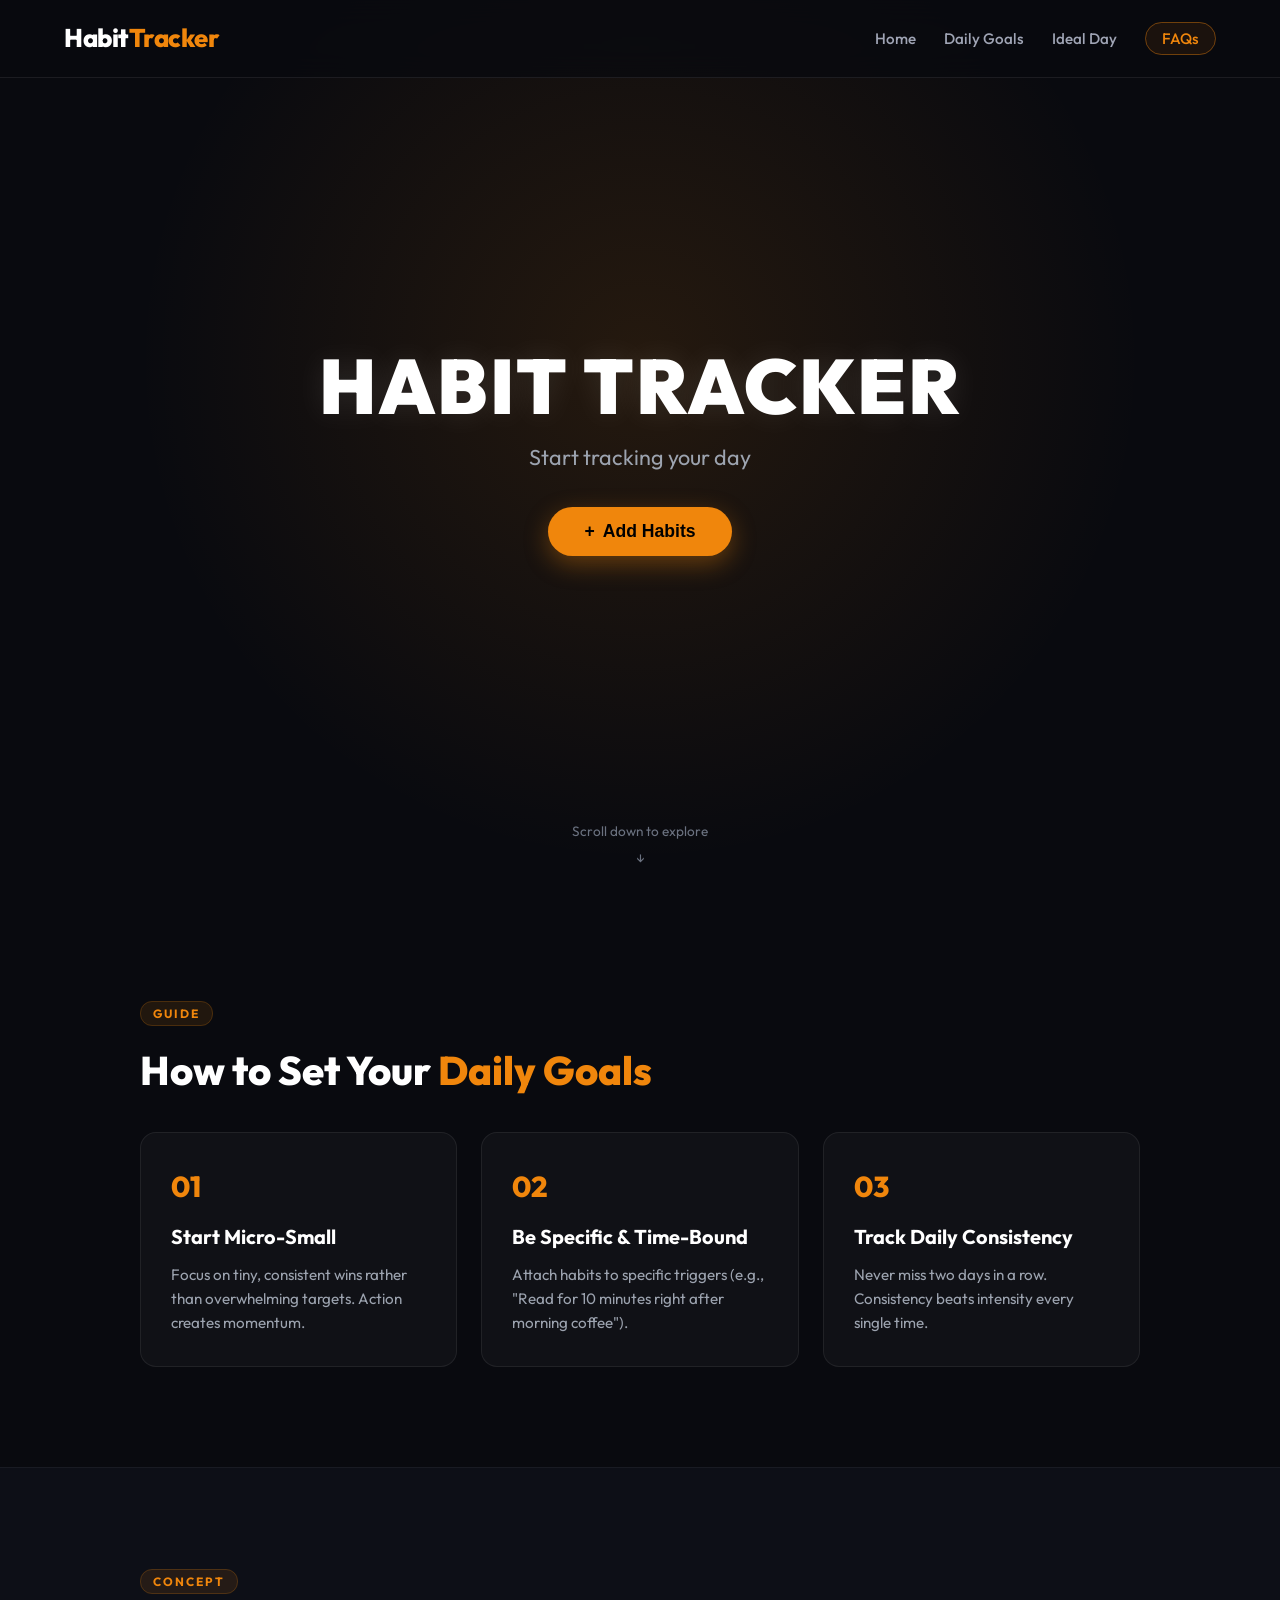
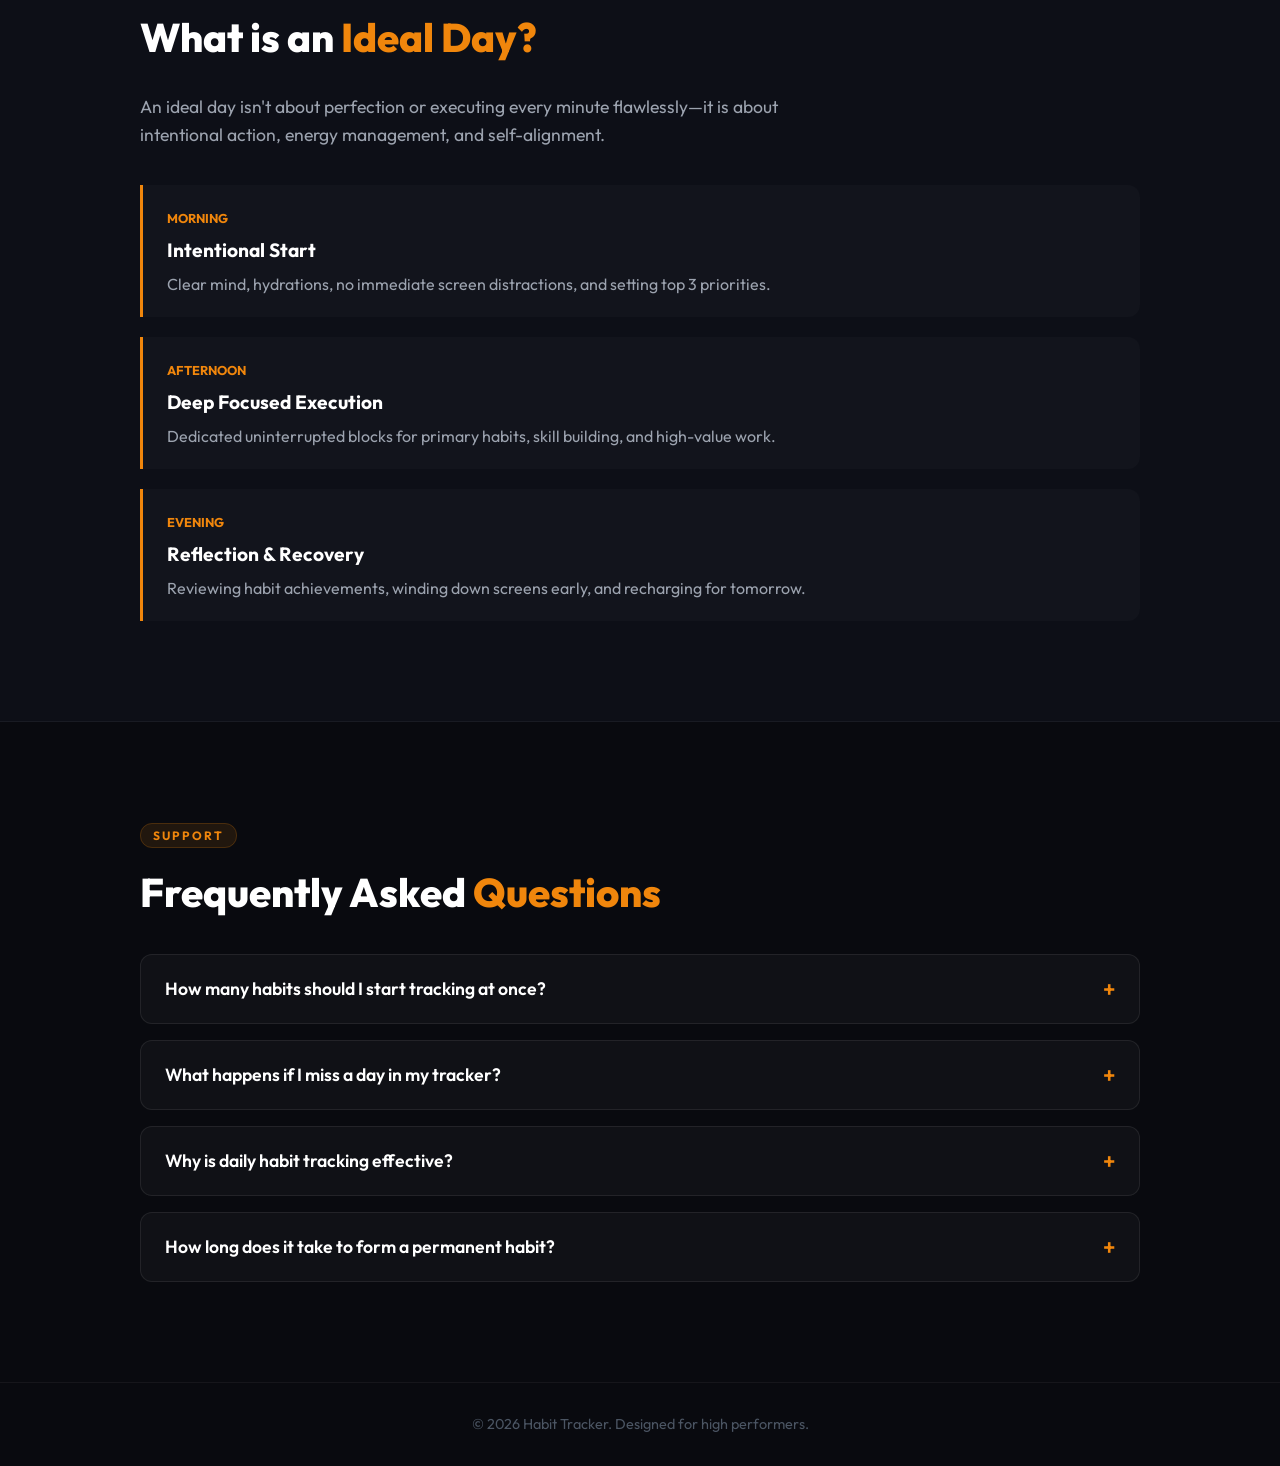
<file: index.html>
<!DOCTYPE html>
<html lang="en">
<head>
    <meta charset="UTF-8">
    <meta name="viewport" content="width=device-width, initial-scale=1.0">
    <title>Habit Tracker</title>
    <link rel="stylesheet" href="style.css">
    <!-- Google Fonts for modern block typography -->
    <link rel="preconnect" href="https://fonts.googleapis.com">
    <link rel="preconnect" href="https://fonts.gstatic.com" crossorigin>
    <link href="https://fonts.googleapis.com/css2?family=Outfit:wght@400;600;700;800;900&display=swap" rel="stylesheet">
</head>
<body>

    <!-- 1. Header (Navbar) -->
    <header>
        <nav class="navbar">
            <div class="logo">
                <span class="white_text">Habit</span><span class="orange_text">Tracker</span>
            </div>
            <ul class="nav-links">
                <li><a href="#hero">Home</a></li>
                <li><a href="#goals">Daily Goals</a></li>
                <li><a href="#ideal-day">Ideal Day</a></li>
                <li><a href="#faqs" class="nav-btn">FAQs</a></li>
            </ul>
        </nav>
    </header>

    <!-- 2, 3 & 4. Initial Screen View (Hero Section - 100vh full screen) -->
    <section id="hero" class="hero-section">
        <div class="hero-content">
            <h1 class="hero-title">HABIT TRACKER</h1>
            <p class="hero-subtitle">Start tracking your day</p>
            <!-- Inside index.html hero section -->
            <button id="addHabitBtn" class="primary-btn" onclick="window.location.href='home.html'">
                <span>+</span> Add Habits
            </button>
        </div>
        <div class="scroll-indicator">
            <span>Scroll down to explore</span>
            <div class="arrow">↓</div>
        </div>
    </section>

    <!-- 5. Content Visible Upon Scrolling -->
    <main>
        <!-- How to Set Your Daily Goals -->
        <section id="goals" class="content-section">
            <div class="container">
                <span class="badge">Guide</span>
                <h2 class="section-title">How to Set Your <span class="orange_text">Daily Goals</span></h2>
                <div class="cards-grid">
                    <div class="card">
                        <div class="card-number">01</div>
                        <h3>Start Micro-Small</h3>
                        <p>Focus on tiny, consistent wins rather than overwhelming targets. Action creates momentum.</p>
                    </div>
                    <div class="card">
                        <div class="card-number">02</div>
                        <h3>Be Specific & Time-Bound</h3>
                        <p>Attach habits to specific triggers (e.g., "Read for 10 minutes right after morning coffee").</p>
                    </div>
                    <div class="card">
                        <div class="card-number">03</div>
                        <h3>Track Daily Consistency</h3>
                        <p>Never miss two days in a row. Consistency beats intensity every single time.</p>
                    </div>
                </div>
            </div>
        </section>

        <!-- What is an Ideal Day? -->
        <section id="ideal-day" class="content-section alt-bg">
            <div class="container">
                <span class="badge">Concept</span>
                <h2 class="section-title">What is an <span class="orange_text">Ideal Day?</span></h2>
                <p class="section-description">
                    An ideal day isn't about perfection or executing every minute flawlessly—it is about intentional action, energy management, and self-alignment.
                </p>
                <div class="ideal-day-box">
                    <div class="timeline-item">
                        <span class="time-tag">Morning</span>
                        <h4>Intentional Start</h4>
                        <p>Clear mind, hydrations, no immediate screen distractions, and setting top 3 priorities.</p>
                    </div>
                    <div class="timeline-item">
                        <span class="time-tag">Afternoon</span>
                        <h4>Deep Focused Execution</h4>
                        <p>Dedicated uninterrupted blocks for primary habits, skill building, and high-value work.</p>
                    </div>
                    <div class="timeline-item">
                        <span class="time-tag">Evening</span>
                        <h4>Reflection & Recovery</h4>
                        <p>Reviewing habit achievements, winding down screens early, and recharging for tomorrow.</p>
                    </div>
                </div>
            </div>
        </section>

        <!-- FAQs Section -->
        <section id="faqs" class="content-section">
            <div class="container">
                <span class="badge">Support</span>
                <h2 class="section-title">Frequently Asked <span class="orange_text">Questions</span></h2>
                <div class="faq-accordion">
                    <div class="faq-item">
                        <button class="faq-question">
                            <span>How many habits should I start tracking at once?</span>
                            <span class="faq-icon">+</span>
                        </button>
                        <div class="faq-answer">
                            <p>We recommend starting with 2 to 3 core habits. Once these become second nature after 3-4 weeks, you can gradually add more.</p>
                        </div>
                    </div>

                    <div class="faq-item">
                        <button class="faq-question">
                            <span>What happens if I miss a day in my tracker?</span>
                            <span class="faq-icon">+</span>
                        </button>
                        <div class="faq-answer">
                            <p>Don't panic! Missing one day has almost no impact on long-term habit building. The key rule is: <strong>never miss twice in a row</strong>.</p>
                        </div>
                    </div>

                    <div class="faq-item">
                        <button class="faq-question">
                            <span>Why is daily habit tracking effective?</span>
                            <span class="faq-icon">+</span>
                        </button>
                        <div class="faq-answer">
                            <p>Habit tracking provides visual proof of your hard work, holds you accountable, and triggers dopamine bursts that reinforce positive behavior loops.</p>
                        </div>
                    </div>

                    <div class="faq-item">
                        <button class="faq-question">
                            <span>How long does it take to form a permanent habit?</span>
                            <span class="faq-icon">+</span>
                        </button>
                        <div class="faq-answer">
                            <p>On average, it takes 21 to 66 days depending on the complexity of the habit and individual consistency.</p>
                        </div>
                    </div>
                </div>
            </div>
        </section>
    </main>

    <footer>
        <p>&copy; 2026 Habit Tracker. Designed for high performers.</p>
    </footer>

    <script src="script.js"></script>
</body>
</html>
</file>
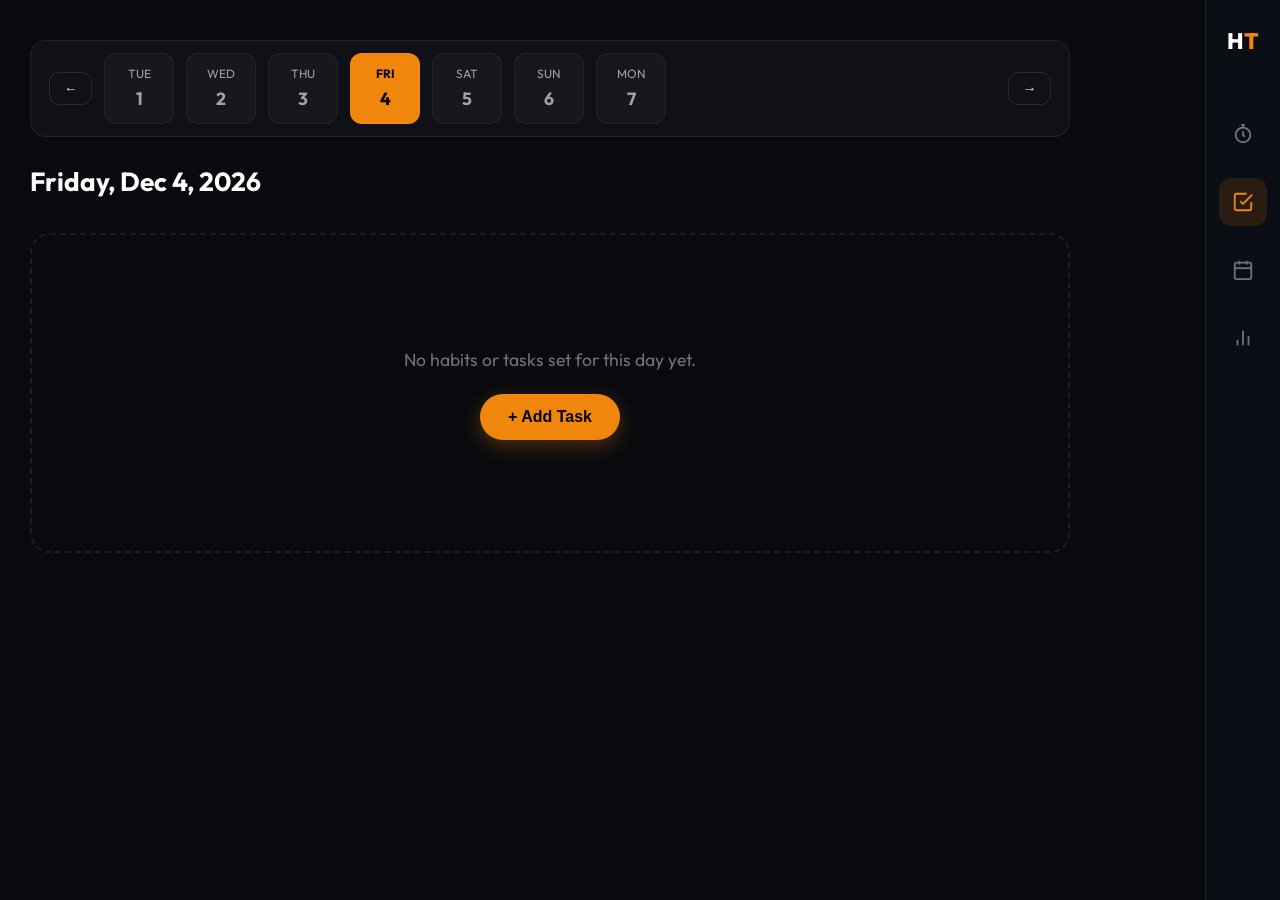
<file: home.html>
<!DOCTYPE html>
<html lang="en">
<head>
    <meta charset="UTF-8">
    <meta name="viewport" content="width=device-width, initial-scale=1.0">
    <title>Habit Tracker - Dashboard</title>
    <!-- Single CSS file -->
    <link rel="stylesheet" href="style.css">
    <link rel="preconnect" href="https://fonts.googleapis.com">
    <link rel="preconnect" href="https://fonts.gstatic.com" crossorigin>
    <link href="https://fonts.googleapis.com/css2?family=Outfit:wght@400;500;600;700;800&display=swap" rel="stylesheet">
</head>
<body>

    <div class="app-layout">
        
        <!-- MAIN CONTENT AREA -->
        <main class="main-content">
            
            <!-- VIEW 1: STOPWATCH -->
            <section id="view-stopwatch" class="view-section">
                <div class="view-header">
                    <h2>Stopwatch</h2>
                    <p>Track deep focus sessions & habit durations</p>
                </div>
                <div class="stopwatch-container">
                    <div class="timer-display" id="timerDisplay">00:00:00</div>
                    <div class="stopwatch-controls">
                        <button id="startStopBtn" class="action-btn start">Start</button>
                        <button id="resetTimerBtn" class="action-btn secondary">Reset</button>
                    </div>
                </div>
            </section>

            <!-- VIEW 2: DAILY TASKS (Default View) -->
            <section id="view-daily" class="view-section active">
                
                <!-- TOP HEADER: DATE SELECTOR -->
                <div class="date-header-wrapper">
                    <button class="date-nav-btn" id="prevDateBtn">&larr;</button>
                    <div class="date-strip" id="dateStrip">
                        <!-- Dates generated dynamically via JS -->
                    </div>
                    <button class="date-nav-btn" id="nextDateBtn">&rarr;</button>
                </div>

                <div class="current-date-title">
                    <h3 id="selectedDateText">Today</h3>
                </div>

                <!-- TASK CONTAINER -->
                <div id="tasksContainer" class="tasks-container">
                    <!-- Rendered by JS -->
                </div>
            </section>

            <!-- VIEW 3: MONTHLY CALENDAR -->
            <section id="view-calendar" class="view-section">
                <div class="calendar-header">
                    <button class="cal-nav-btn" id="prevMonthBtn">&lt;</button>
                    <h2 id="calendarMonthYear">Month Year</h2>
                    <button class="cal-nav-btn" id="nextMonthBtn">&gt;</button>
                </div>

                <div class="calendar-days-header">
                    <span>Sun</span><span>Mon</span><span>Tue</span><span>Wed</span><span>Thu</span><span>Fri</span><span>Sat</span>
                </div>

                <div class="calendar-grid" id="calendarGrid">
                    <!-- Generated via JS -->
                </div>
            </section>

            <!-- VIEW 4: YEARLY REPORT -->
            <section id="view-report" class="view-section">
                <div class="view-header">
                    <h2>Yearly Progress Report</h2>
                    <p>Overview of your habits and performance over time</p>
                </div>

                <div class="stats-grid">
                    <div class="stat-card">
                        <span class="stat-number" id="totalHabitsStat">0</span>
                        <span class="stat-label">Total Tasks Created</span>
                    </div>
                    <div class="stat-card">
                        <span class="stat-number" id="completedHabitsStat">0</span>
                        <span class="stat-label">Tasks Completed</span>
                    </div>
                    <div class="stat-card">
                        <span class="stat-number" id="completionRateStat">0%</span>
                        <span class="stat-label">Completion Rate</span>
                    </div>
                </div>

                <div class="report-chart-box">
                    <h3>Monthly Completion Summary</h3>
                    <div class="bar-chart" id="barChart">
                        <!-- Bars dynamically rendered -->
                    </div>
                </div>
            </section>

        </main>

        <!-- RIGHT SIDEBAR (4 ICON BUTTONS) -->
        <aside class="right-sidebar">
            <div class="brand-mini">
                <a href="index.html" title="Go to Home">
                    <span class="white_text">H</span><span class="orange_text">T</span>
                </a>
            </div>

            <nav class="sidebar-nav">
                <!-- 1. Stopwatch -->
                <button class="nav-icon-btn" data-view="view-stopwatch" title="Stopwatch">
                    <svg viewBox="0 0 24 24" width="22" height="22" fill="none" stroke="currentColor" stroke-width="2">
                        <circle cx="12" cy="13" r="8"></circle>
                        <path d="M12 9v4l2 2"></path>
                        <path d="M12 2v3M10 2h4"></path>
                    </svg>
                    <span class="tooltip">Stopwatch</span>
                </button>

                <!-- 2. Daily Tasks -->
                <button class="nav-icon-btn active" data-view="view-daily" title="Daily Tasks">
                    <svg viewBox="0 0 24 24" width="22" height="22" fill="none" stroke="currentColor" stroke-width="2">
                        <path d="M9 11l3 3L22 4"></path>
                        <path d="M21 12v7a2 2 0 0 1-2 2H5a2 2 0 0 1-2-2V5a2 2 0 0 1 2-2h11"></path>
                    </svg>
                    <span class="tooltip">Daily Tasks</span>
                </button>

                <!-- 3. Monthly Calendar -->
                <button class="nav-icon-btn" data-view="view-calendar" title="Monthly Calendar">
                    <svg viewBox="0 0 24 24" width="22" height="22" fill="none" stroke="currentColor" stroke-width="2">
                        <rect x="3" y="4" width="18" height="18" rx="2" ry="2"></rect>
                        <line x1="16" y1="2" x2="16" y2="6"></line>
                        <line x1="8" y1="2" x2="8" y2="6"></line>
                        <line x1="3" y1="10" x2="21" y2="10"></line>
                    </svg>
                    <span class="tooltip">Calendar</span>
                </button>

                <!-- 4. Yearly Report -->
                <button class="nav-icon-btn" data-view="view-report" title="Yearly Report">
                    <svg viewBox="0 0 24 24" width="22" height="22" fill="none" stroke="currentColor" stroke-width="2">
                        <line x1="18" y1="20" x2="18" y2="10"></line>
                        <line x1="12" y1="20" x2="12" y2="4"></line>
                        <line x1="6" y1="20" x2="6" y2="14"></line>
                    </svg>
                    <span class="tooltip">Yearly Report</span>
                </button>
            </nav>
        </aside>

    </div>

    <!-- MODAL FOR ADDING TASK -->
    <div class="modal-overlay" id="taskModal">
        <div class="modal-content">
            <h3>Add New Task</h3>
            <input type="text" id="taskInput" placeholder="Enter task title..." autofocus />
            <div class="modal-actions">
                <button class="action-btn secondary" id="cancelTaskBtn">Cancel</button>
                <button class="action-btn primary" id="saveTaskBtn">Save Task</button>
            </div>
        </div>
    </div>

    <!-- Single JS file -->
    <script src="script.js"></script>
</body>
</html>
</file>
<file: style.css>
/* ==========================================================================
   1. GLOBAL RESET & BASE STYLES
   ========================================================================== */
* {
    padding: 0;
    margin: 0;
    box-sizing: border-box;
}

html {
    scroll-behavior: smooth;
    font-family: 'Outfit', sans-serif;
}

body {
    background-color: #090a0f;
    color: #ffffff;
    line-height: 1.6;
    overflow-x: hidden;
    min-height: 100vh;
}

.white_text { color: #ffffff; }
.orange_text { color: #f0860c; }

/* ==========================================================================
   2. LANDING PAGE STYLES (index.html)
   ========================================================================== */

/* Navbar Header */
header {
    position: fixed;
    top: 0;
    left: 0;
    width: 100%;
    z-index: 1000;
    background: rgba(9, 10, 15, 0.75);
    backdrop-filter: blur(14px);
    border-bottom: 1px solid rgba(255, 255, 255, 0.08);
}

.navbar {
    display: flex;
    justify-content: space-between;
    align-items: center;
    max-width: 1200px;
    margin: 0 auto;
    padding: 18px 24px;
}

.logo {
    font-size: 1.6rem;
    font-weight: 800;
    letter-spacing: -0.5px;
}

.nav-links {
    display: flex;
    list-style: none;
    gap: 28px;
    align-items: center;
}

.nav-links a {
    color: #a0a5b5;
    text-decoration: none;
    font-size: 0.95rem;
    font-weight: 500;
    transition: color 0.3s ease;
}

.nav-links a:hover {
    color: #ffffff;
}

.nav-links .nav-btn {
    color: #f0860c;
    border: 1px solid rgba(240, 134, 12, 0.4);
    padding: 6px 16px;
    border-radius: 20px;
    background: rgba(240, 134, 12, 0.08);
}

.nav-links .nav-btn:hover {
    background: #f0860c;
    color: #000000;
}

/* Hero Section */
.hero-section {
    height: 100vh;
    display: flex;
    flex-direction: column;
    justify-content: center;
    align-items: center;
    text-align: center;
    padding: 0 20px;
    position: relative;
    background: radial-gradient(circle at 50% 40%, rgba(240, 134, 12, 0.12) 0%, transparent 60%);
}

.hero-title {
    font-size: 4.8rem;
    font-weight: 900;
    letter-spacing: 2px;
    text-transform: uppercase;
    color: #ffffff;
    line-height: 1.1;
    margin-bottom: 12px;
    text-shadow: 0 0 30px rgba(255, 255, 255, 0.1);
}

.hero-subtitle {
    font-size: 1.35rem;
    color: #9ca3af;
    margin-bottom: 32px;
    font-weight: 400;
}

.primary-btn {
    background: #f0860c;
    color: #000000;
    font-size: 1.1rem;
    font-weight: 700;
    border: none;
    padding: 14px 36px;
    border-radius: 30px;
    cursor: pointer;
    transition: all 0.3s cubic-bezier(0.175, 0.885, 0.32, 1.275);
    box-shadow: 0 8px 25px rgba(240, 134, 12, 0.35);
    display: inline-flex;
    align-items: center;
    gap: 8px;
}

.primary-btn:hover {
    transform: translateY(-3px) scale(1.03);
    box-shadow: 0 12px 30px rgba(240, 134, 12, 0.5);
    background: #ff911a;
}

.scroll-indicator {
    position: absolute;
    bottom: 30px;
    display: flex;
    flex-direction: column;
    align-items: center;
    font-size: 0.85rem;
    color: #6b7280;
    gap: 6px;
}

.scroll-indicator .arrow {
    animation: bounce 2s infinite;
}

@keyframes bounce {
    0%, 20%, 50%, 80%, 100% { transform: translateY(0); }
    40% { transform: translateY(-8px); }
    60% { transform: translateY(-4px); }
}

/* Scroll Content Sections */
.content-section {
    padding: 100px 20px;
}

.alt-bg {
    background-color: #0d0f17;
    border-top: 1px solid rgba(255, 255, 255, 0.05);
    border-bottom: 1px solid rgba(255, 255, 255, 0.05);
}

.container {
    max-width: 1000px;
    margin: 0 auto;
}

.badge {
    text-transform: uppercase;
    font-size: 0.75rem;
    letter-spacing: 2px;
    color: #f0860c;
    font-weight: 700;
    background: rgba(240, 134, 12, 0.1);
    padding: 4px 12px;
    border-radius: 12px;
    border: 1px solid rgba(240, 134, 12, 0.2);
}

.section-title {
    font-size: 2.5rem;
    font-weight: 800;
    margin: 12px 0 24px;
}

.section-description {
    color: #9ca3af;
    font-size: 1.1rem;
    margin-bottom: 36px;
    max-width: 700px;
}

.cards-grid {
    display: grid;
    grid-template-columns: repeat(auto-fit, minmax(280px, 1fr));
    gap: 24px;
    margin-top: 30px;
}

.card {
    background: rgba(255, 255, 255, 0.03);
    border: 1px solid rgba(255, 255, 255, 0.07);
    padding: 30px;
    border-radius: 16px;
    transition: transform 0.3s ease, border-color 0.3s ease;
}

.card:hover {
    transform: translateY(-5px);
    border-color: rgba(240, 134, 12, 0.4);
}

.card-number {
    font-size: 1.8rem;
    font-weight: 800;
    color: #f0860c;
    margin-bottom: 12px;
}

.card h3 {
    font-size: 1.25rem;
    margin-bottom: 10px;
}

.card p {
    color: #9ca3af;
    font-size: 0.95rem;
}

.ideal-day-box {
    display: flex;
    flex-direction: column;
    gap: 20px;
}

.timeline-item {
    background: rgba(255, 255, 255, 0.02);
    border-left: 3px solid #f0860c;
    padding: 20px 24px;
    border-radius: 0 12px 12px 0;
}

.time-tag {
    font-size: 0.8rem;
    color: #f0860c;
    font-weight: 700;
    text-transform: uppercase;
}

.timeline-item h4 {
    font-size: 1.2rem;
    margin: 4px 0 6px;
}

.timeline-item p {
    color: #9ca3af;
}

/* FAQs Accordion */
.faq-accordion {
    display: flex;
    flex-direction: column;
    gap: 16px;
    margin-top: 30px;
}

.faq-item {
    background: rgba(255, 255, 255, 0.03);
    border: 1px solid rgba(255, 255, 255, 0.08);
    border-radius: 12px;
    overflow: hidden;
}

.faq-question {
    width: 100%;
    text-align: left;
    background: none;
    border: none;
    color: #ffffff;
    padding: 20px 24px;
    font-size: 1.1rem;
    font-weight: 600;
    display: flex;
    justify-content: space-between;
    align-items: center;
    cursor: pointer;
    font-family: inherit;
}

.faq-icon {
    font-size: 1.4rem;
    color: #f0860c;
    transition: transform 0.3s ease;
}

.faq-answer {
    max-height: 0;
    overflow: hidden;
    transition: max-height 0.3s ease, padding 0.3s ease;
    padding: 0 24px;
    color: #9ca3af;
}

.faq-item.active .faq-answer {
    max-height: 200px;
    padding: 0 24px 20px;
}

.faq-item.active .faq-icon {
    transform: rotate(45deg);
}

footer {
    text-align: center;
    padding: 30px;
    color: #4b5563;
    font-size: 0.9rem;
    border-top: 1px solid rgba(255, 255, 255, 0.05);
}

/* ==========================================================================
   3. DASHBOARD PAGE STYLES (home.html)
   ========================================================================== */

.app-layout {
    display: flex;
    min-height: 100vh;
    position: relative;
}

.main-content {
    flex: 1;
    padding: 40px 30px;
    margin-right: 75px;
    max-width: 1100px;
}

.right-sidebar {
    position: fixed;
    right: 0;
    top: 0;
    height: 100vh;
    width: 75px;
    background: rgba(13, 15, 23, 0.95);
    border-left: 1px solid rgba(255, 255, 255, 0.08);
    backdrop-filter: blur(10px);
    display: flex;
    flex-direction: column;
    align-items: center;
    padding: 24px 0;
    z-index: 100;
}

.brand-mini a {
    text-decoration: none;
    font-weight: 800;
    font-size: 1.4rem;
}

.sidebar-nav {
    display: flex;
    flex-direction: column;
    gap: 20px;
    margin-top: 50px;
}

.nav-icon-btn {
    position: relative;
    background: transparent;
    border: none;
    color: #71717a;
    width: 48px;
    height: 48px;
    border-radius: 12px;
    display: flex;
    align-items: center;
    justify-content: center;
    cursor: pointer;
    transition: all 0.3s ease;
}

.nav-icon-btn:hover, .nav-icon-btn.active {
    color: #f0860c;
    background: rgba(240, 134, 12, 0.12);
}

.nav-icon-btn .tooltip {
    position: absolute;
    right: 60px;
    background: #18181b;
    color: #ffffff;
    padding: 6px 12px;
    border-radius: 6px;
    font-size: 0.8rem;
    white-space: nowrap;
    opacity: 0;
    pointer-events: none;
    transition: opacity 0.2s ease;
    border: 1px solid rgba(255, 255, 255, 0.1);
}

.nav-icon-btn:hover .tooltip {
    opacity: 1;
}

.view-section {
    display: none;
    animation: fadeIn 0.3s ease;
}

.view-section.active {
    display: block;
}

@keyframes fadeIn {
    from { opacity: 0; transform: translateY(8px); }
    to { opacity: 1; transform: translateY(0); }
}

.date-header-wrapper {
    display: flex;
    align-items: center;
    gap: 12px;
    background: rgba(255, 255, 255, 0.03);
    padding: 12px 18px;
    border-radius: 16px;
    border: 1px solid rgba(255, 255, 255, 0.07);
    margin-bottom: 24px;
}

.date-strip {
    display: flex;
    gap: 12px;
    overflow-x: auto;
    flex: 1;
    scrollbar-width: none;
}

.date-strip::-webkit-scrollbar { display: none; }

.date-pill {
    padding: 10px 16px;
    border-radius: 12px;
    background: rgba(255, 255, 255, 0.03);
    border: 1px solid rgba(255, 255, 255, 0.05);
    color: #a1a1aa;
    cursor: pointer;
    text-align: center;
    min-width: 70px;
    transition: all 0.2s ease;
}

.date-pill .day-name { font-size: 0.75rem; text-transform: uppercase; }
.date-pill .day-num { font-size: 1.1rem; font-weight: 700; margin-top: 2px; }

.date-pill:hover { border-color: rgba(240, 134, 12, 0.5); }
.date-pill.active {
    background: #f0860c;
    color: #000000;
    font-weight: 700;
}

.date-nav-btn {
    background: none;
    border: 1px solid rgba(255, 255, 255, 0.1);
    color: #fff;
    padding: 8px 14px;
    border-radius: 10px;
    cursor: pointer;
}

.current-date-title {
    margin-bottom: 30px;
    font-size: 1.4rem;
}

.tasks-container {
    min-height: 350px;
    display: flex;
    flex-direction: column;
}

.empty-state {
    display: flex;
    flex-direction: column;
    align-items: center;
    justify-content: center;
    min-height: 320px;
    border: 2px dashed rgba(255, 255, 255, 0.08);
    border-radius: 20px;
    padding: 40px;
    text-align: center;
}

.empty-state p {
    color: #71717a;
    margin-bottom: 20px;
    font-size: 1.1rem;
}

.add-btn-primary {
    background: #f0860c;
    color: #000000;
    font-weight: 700;
    font-size: 1rem;
    border: none;
    padding: 14px 28px;
    border-radius: 30px;
    cursor: pointer;
    box-shadow: 0 6px 20px rgba(240, 134, 12, 0.3);
    transition: all 0.2s ease;
}

.add-btn-primary:hover {
    transform: translateY(-2px);
    background: #ff911a;
}

.add-btn-bottom {
    margin-top: 30px;
    align-self: center;
}

.task-list {
    display: flex;
    flex-direction: column;
    gap: 12px;
}

.task-item {
    display: flex;
    align-items: center;
    justify-content: space-between;
    background: rgba(255, 255, 255, 0.03);
    border: 1px solid rgba(255, 255, 255, 0.07);
    padding: 16px 20px;
    border-radius: 14px;
    transition: border-color 0.2s ease;
}

.task-item:hover { border-color: rgba(240, 134, 12, 0.3); }

.task-left {
    display: flex;
    align-items: center;
    gap: 14px;
}

.task-checkbox {
    width: 22px;
    height: 22px;
    accent-color: #f0860c;
    cursor: pointer;
}

.task-title { font-size: 1.05rem; }
.task-item.completed .task-title {
    text-decoration: line-through;
    color: #52525b;
}

.delete-btn {
    background: none;
    border: none;
    color: #ef4444;
    cursor: pointer;
    font-size: 1.1rem;
    opacity: 0.6;
}

.delete-btn:hover { opacity: 1; }

.stopwatch-container {
    display: flex;
    flex-direction: column;
    align-items: center;
    justify-content: center;
    padding: 80px 20px;
    background: rgba(255, 255, 255, 0.02);
    border-radius: 24px;
    border: 1px solid rgba(255, 255, 255, 0.06);
    margin-top: 20px;
}

.timer-display {
    font-size: 5rem;
    font-weight: 800;
    font-family: monospace;
    color: #f0860c;
    margin-bottom: 30px;
}

.stopwatch-controls {
    display: flex;
    gap: 16px;
}

.action-btn {
    padding: 12px 28px;
    border-radius: 24px;
    font-weight: 700;
    border: none;
    cursor: pointer;
}

.action-btn.start { background: #f0860c; color: #000; }
.action-btn.secondary { background: rgba(255, 255, 255, 0.1); color: #fff; }

.calendar-header {
    display: flex;
    justify-content: space-between;
    align-items: center;
    margin-bottom: 24px;
}

.cal-nav-btn {
    background: rgba(255, 255, 255, 0.05);
    border: 1px solid rgba(255, 255, 255, 0.1);
    color: #fff;
    width: 36px;
    height: 36px;
    border-radius: 50%;
    cursor: pointer;
}

.calendar-days-header {
    display: grid;
    grid-template-columns: repeat(7, 1fr);
    text-align: center;
    color: #71717a;
    font-weight: 600;
    margin-bottom: 12px;
}

.calendar-grid {
    display: grid;
    grid-template-columns: repeat(7, 1fr);
    gap: 10px;
}

.cal-day-cell {
    background: rgba(255, 255, 255, 0.02);
    border: 1px solid rgba(255, 255, 255, 0.06);
    border-radius: 12px;
    min-height: 85px;
    padding: 8px;
    display: flex;
    flex-direction: column;
    justify-content: space-between;
}

.cal-day-cell.empty { background: transparent; border: none; }

.cal-day-num {
    font-size: 0.9rem;
    font-weight: 700;
    color: #d4d4d8;
}

.cal-stats {
    display: flex;
    flex-direction: column;
    gap: 2px;
    font-size: 0.72rem;
}

.stat-tag {
    padding: 2px 4px;
    border-radius: 4px;
    font-weight: 600;
}

.stat-tag.done { background: rgba(34, 197, 94, 0.15); color: #4ade80; }
.stat-tag.pending { background: rgba(240, 134, 12, 0.15); color: #f0860c; }

.stats-grid {
    display: grid;
    grid-template-columns: repeat(auto-fit, minmax(220px, 1fr));
    gap: 20px;
    margin: 30px 0;
}

.stat-card {
    background: rgba(255, 255, 255, 0.03);
    border: 1px solid rgba(255, 255, 255, 0.07);
    padding: 24px;
    border-radius: 16px;
    display: flex;
    flex-direction: column;
}

.stat-number {
    font-size: 2.8rem;
    font-weight: 800;
    color: #f0860c;
}

.stat-label {
    color: #a1a1aa;
    font-size: 0.9rem;
    margin-top: 4px;
}

.report-chart-box {
    background: rgba(255, 255, 255, 0.02);
    border: 1px solid rgba(255, 255, 255, 0.06);
    padding: 24px;
    border-radius: 16px;
}

.bar-chart {
    display: flex;
    align-items: flex-end;
    gap: 12px;
    height: 180px;
    margin-top: 20px;
    padding-top: 20px;
    border-bottom: 1px solid rgba(255, 255, 255, 0.1);
}

.chart-bar-item {
    flex: 1;
    display: flex;
    flex-direction: column;
    align-items: center;
    gap: 8px;
    height: 100%;
    justify-content: flex-end;
}

.bar-fill {
    width: 100%;
    max-width: 32px;
    background: #f0860c;
    border-radius: 6px 6px 0 0;
    transition: height 0.5s ease;
}

.bar-label { font-size: 0.75rem; color: #71717a; }

.modal-overlay {
    position: fixed;
    top: 0; left: 0;
    width: 100vw; height: 100vh;
    background: rgba(0, 0, 0, 0.8);
    display: none;
    align-items: center;
    justify-content: center;
    z-index: 1000;
}

.modal-overlay.open { display: flex; }

.modal-content {
    background: #12141d;
    border: 1px solid rgba(255, 255, 255, 0.1);
    padding: 30px;
    border-radius: 20px;
    width: 90%;
    max-width: 420px;
}

.modal-content h3 { margin-bottom: 16px; }

.modal-content input {
    width: 100%;
    padding: 12px 16px;
    background: rgba(255, 255, 255, 0.05);
    border: 1px solid rgba(255, 255, 255, 0.1);
    border-radius: 10px;
    color: #fff;
    outline: none;
    font-size: 1rem;
    margin-bottom: 20px;
}

.modal-actions {
    display: flex;
    justify-content: flex-end;
    gap: 12px;
}

@media (max-width: 768px) {
    .hero-title { font-size: 3rem; }
    .nav-links { display: none; }
}
</file>
